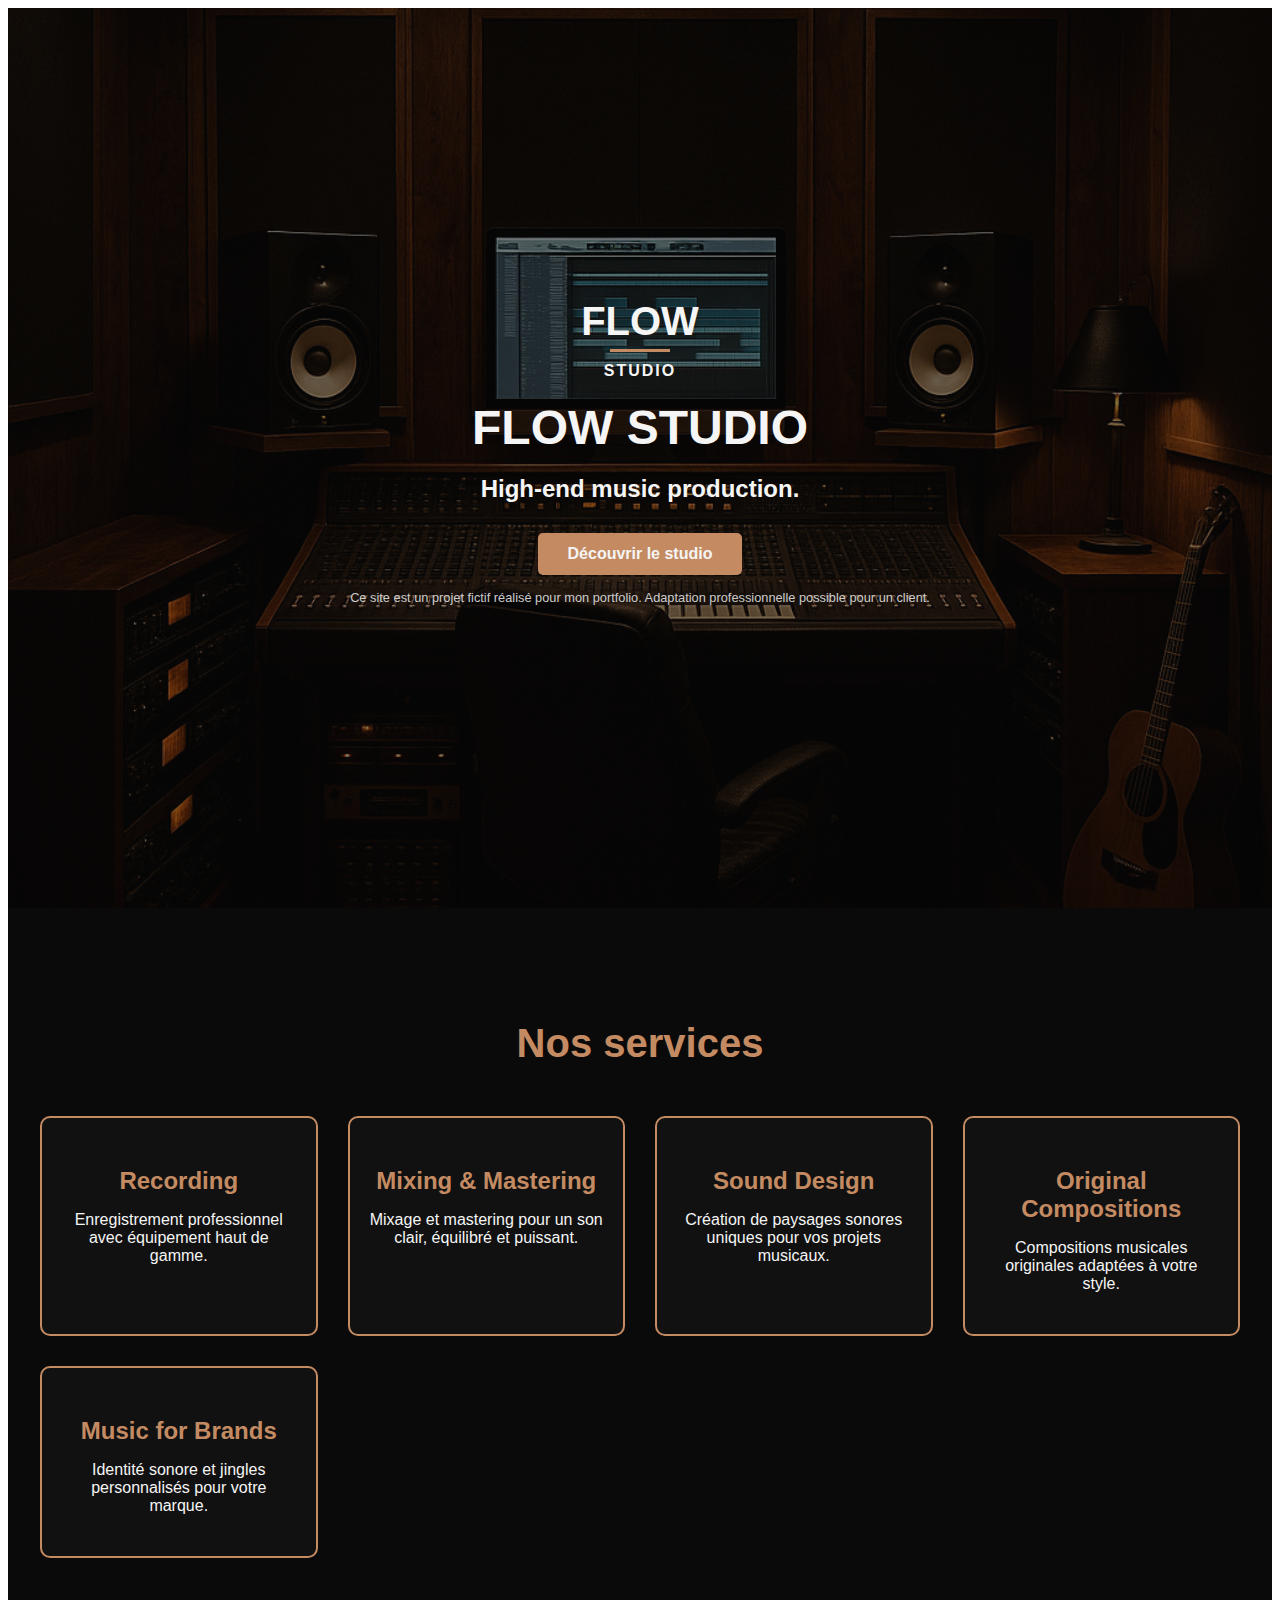
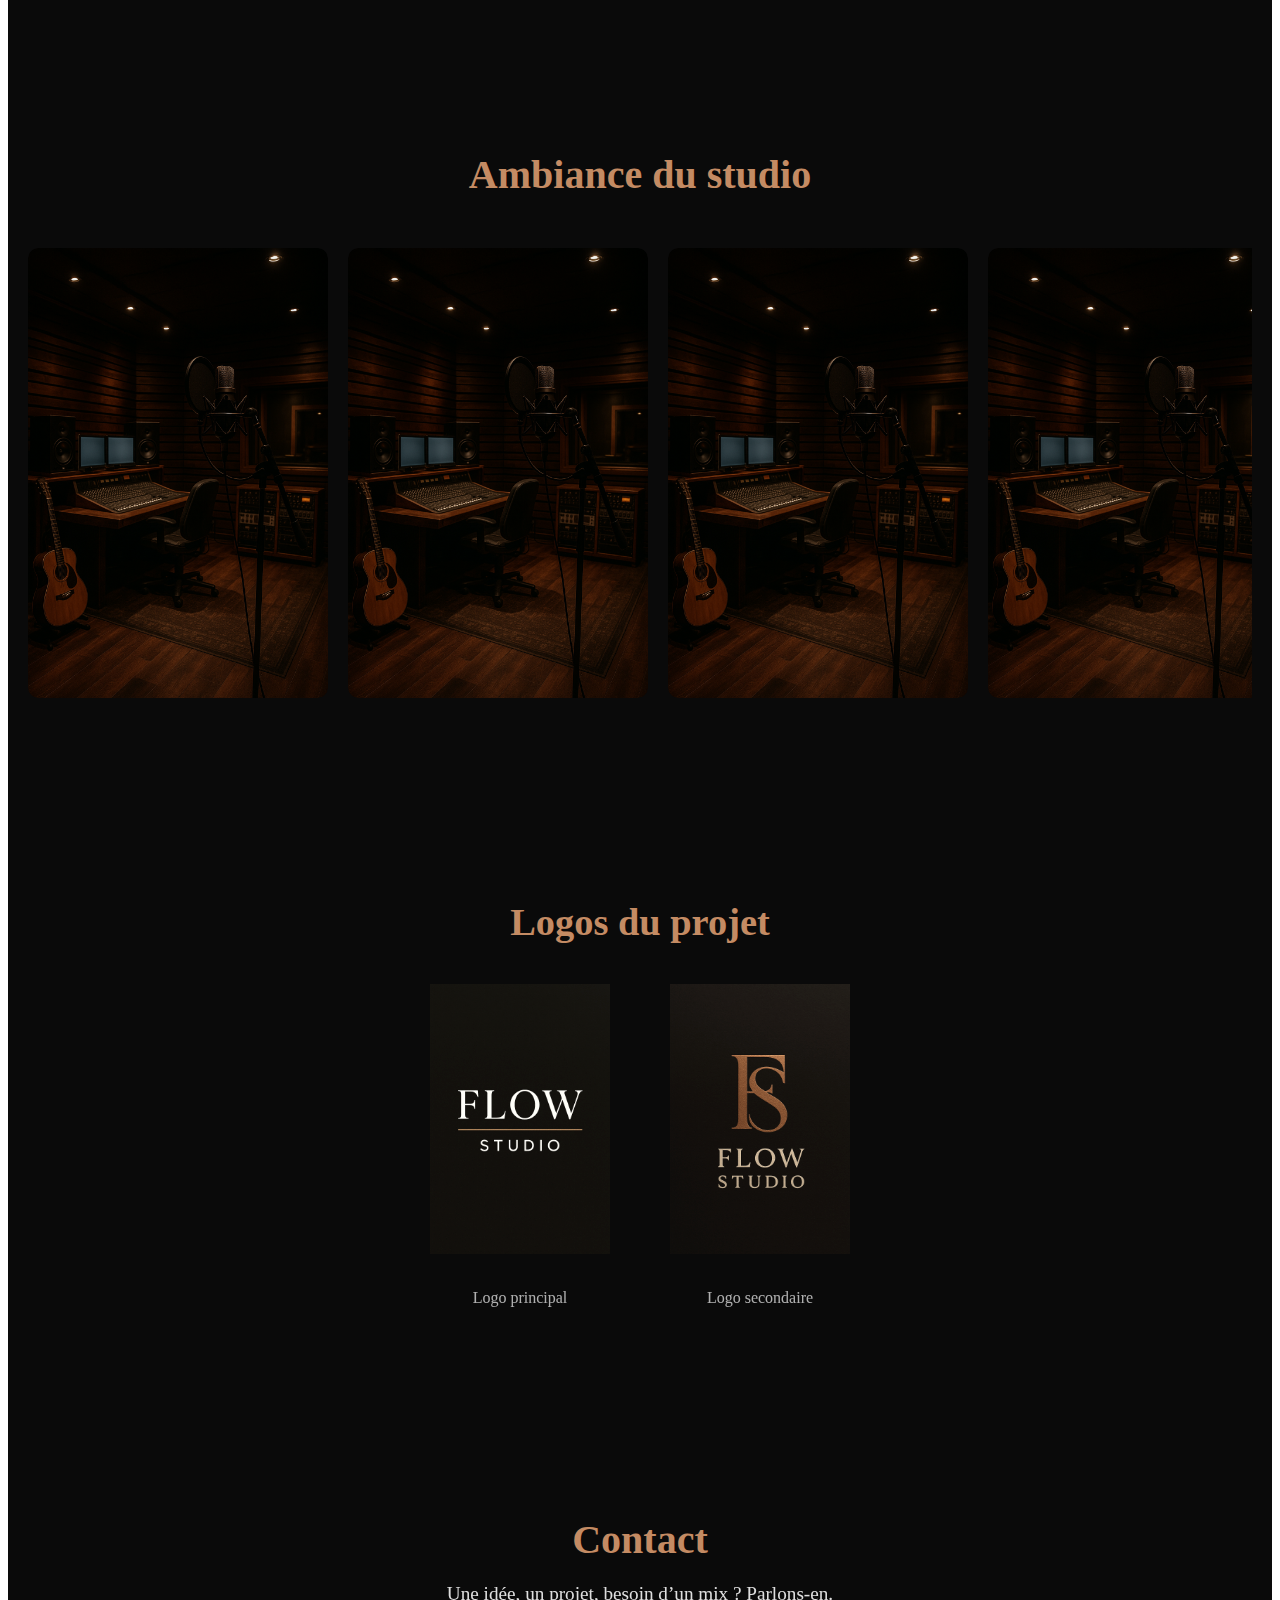
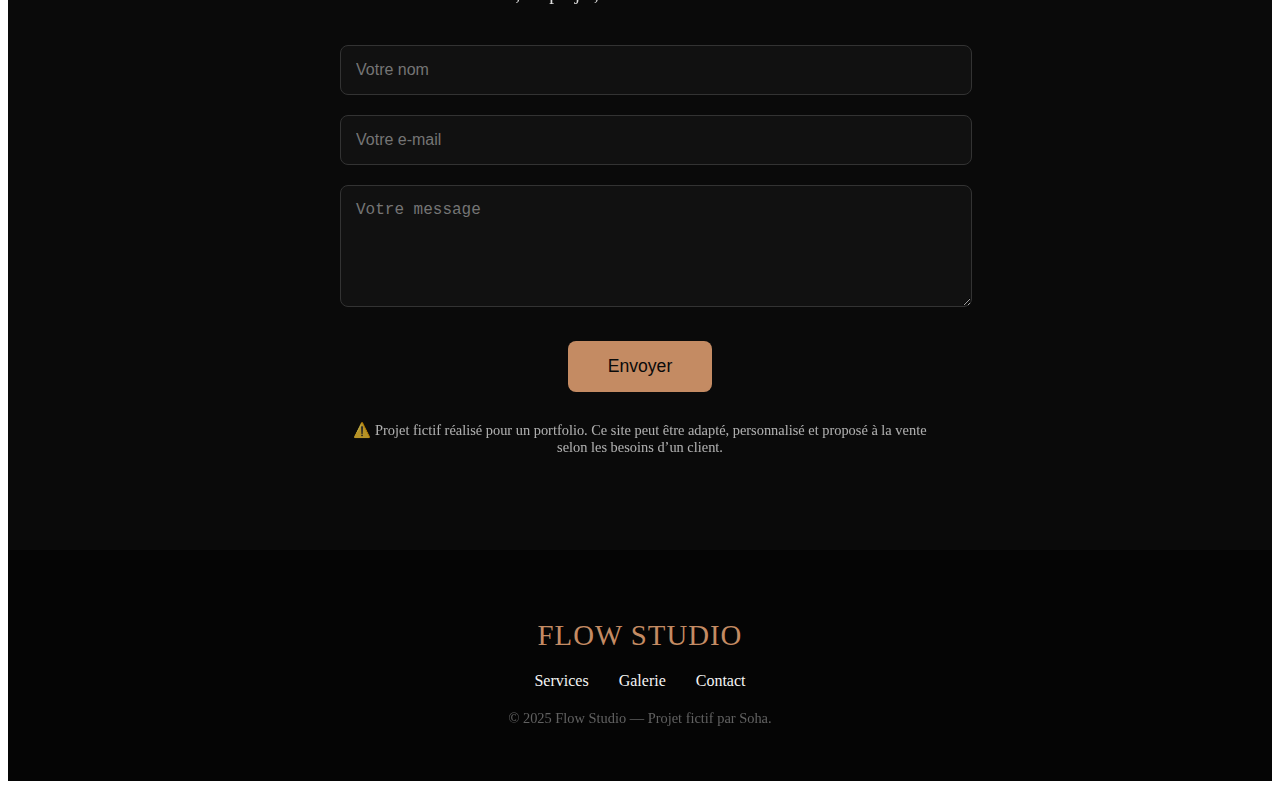
<file: index.html>
<!DOCTYPE html>
<head>
  <meta charset="UTF-8">
  <meta name="viewport" content="width=device-width, initial-scale=1.0">
  <title>Flow Studio</title>
  <!-- Lien vers le CSS externe -->
  <link rel="stylesheet" href="flowstudio.css">
</head>
<body>

  <!-- HEADER FLOW STUDIO -->
  <header class="flow-header">
    <div class="overlay"></div>
    <div class="header-content">
      <!-- Logo principal -->
      <div class="logo">
        <h1>FLOW</h1>
        <span class="line"></span>
        <h2>STUDIO</h2>
      </div>

      <!-- Texte principal -->
      <h1 class="main-title">FLOW STUDIO</h1>
      <h2 class="subtitle">High-end music production.</h2>

      <!-- Call-to-action -->
      <a href="#" class="cta-button">Découvrir le studio</a>

      <!-- Mention fictive -->
      <p class="disclaimer">
        Ce site est un projet fictif réalisé pour mon portfolio. Adaptation professionnelle possible pour un client.
      </p>
    </div>
  </header>

<!-- SECTION SERVICES -->
<section class="services">
  <div class="container">
    <h2 class="section-title">Nos services</h2>
    <div class="service-cards">
      <div class="card">
        <h3>Recording</h3>
        <p>Enregistrement professionnel avec équipement haut de gamme.</p>
      </div>
      <div class="card">
        <h3>Mixing & Mastering</h3>
        <p>Mixage et mastering pour un son clair, équilibré et puissant.</p>
      </div>
      <div class="card">
        <h3>Sound Design</h3>
        <p>Création de paysages sonores uniques pour vos projets musicaux.</p>
      </div>
      <div class="card">
        <h3>Original Compositions</h3>
        <p>Compositions musicales originales adaptées à votre style.</p>
      </div>
      <div class="card">
        <h3>Music for Brands</h3>
        <p>Identité sonore et jingles personnalisés pour votre marque.</p>
      </div>
    </div>
  </div>
</section>

<!-- SECTION GALERIE AMBIANCE -->
<section class="gallery">
  <div class="container">
    <h2 class="gallery-title">Ambiance du studio</h2>
    <div class="gallery-slider">
      <div class="slide">
        <img src="Studio2.png" alt="Studio Flow">
      </div>
      <div class="slide">
        <img src="Studio2.png" alt="Studio Flow">
      </div>
      <div class="slide">
        <img src="Studio2.png" alt="Studio Flow">
      </div>
      <div class="slide">
        <img src="Studio2.png" alt="Studio Flow">
      </div>
      <div class="slide">
        <img src="Studio2.png" alt="Studio Flow">
      </div>
    </div>
  </div>
</section>

<!-- SECTION LOGOS -->
<section class="logos-section">
  <div class="container">
    <h2 class="logos-title">Logos du projet</h2>

    <div class="logos-grid">
      <div class="logo-box">
        <img src="FlowStudio.png" alt="Logo principal Flow Studio">
        <p>Logo principal</p>
      </div>

      <div class="logo-box">
        <img src="FlowStudio_Mini.png" alt="Logo secondaire Flow Studio">
        <p>Logo secondaire</p>
      </div>
    </div>
  </div>
</section>

<!-- SECTION CONTACT -->
<section class="contact" id="contact">
  <div class="container">
    <h2 class="contact-title">Contact</h2>
    <p class="contact-subtitle">Une idée, un projet, besoin d’un mix ? Parlons-en.</p>

    <form class="contact-form">
      <div class="form-group">
        <input type="text" placeholder="Votre nom" required>
      </div>
      <div class="form-group">
        <input type="email" placeholder="Votre e-mail" required>
      </div>
      <div class="form-group">
        <textarea placeholder="Votre message" rows="5" required></textarea>
      </div>

      <button type="submit" class="contact-btn">Envoyer</button>
    </form>

    <p class="fictif">⚠️ Projet fictif réalisé pour un portfolio.  
      Ce site peut être adapté, personnalisé et proposé à la vente selon les besoins d’un client.</p>
  </div>
</section>

<!-- FOOTER -->
<footer class="footer">
  <div class="container footer-content">
    <p class="footer-logo">FLOW STUDIO</p>

    <ul class="footer-links">
      <li><a href="#services">Services</a></li>
      <li><a href="#gallery">Galerie</a></li>
      <li><a href="#contact">Contact</a></li>
    </ul>

    <p class="footer-copy">© 2025 Flow Studio — Projet fictif par Soha.</p>
  </div>
</footer>

</body>
</html>
</file>
<file: flowstudio.css>
/* =================== */
/* HEADER FLOW STUDIO  */
/* =================== */
.flow-header {
  position: relative;
  height: 100vh;
  background: url('Studio1.png') center/cover no-repeat;
  color: #F5F5F5;
  font-family: 'Montserrat', sans-serif;
  display: flex;
  justify-content: center;
  align-items: center;
  text-align: center;
}

.overlay {
  position: absolute;
  inset: 0;
  background: rgba(10,10,10,0.5);
  z-index: 1;
}

.header-content {
  position: relative;
  z-index: 2;
  max-width: 900px;
  padding: 0 20px;
}

.logo h1 {
  font-size: 2.5rem;
  margin: 0;
}

.logo h2 {
  font-size: 1rem;
  margin-top: 0;
  letter-spacing: 2px;
}

.logo .line {
  display: block;
  width: 60px;
  height: 3px;
  background-color: #C48B63;
  margin: 5px auto 10px;
}

.main-title {
  font-size: 3rem;
  margin: 20px 0 10px;
}

.subtitle {
  font-size: 1.5rem;
  margin-bottom: 30px;
}

.cta-button {
  display: inline-block;
  padding: 12px 30px;
  background-color: #C48B63;
  color: #F5F5F5;
  text-decoration: none;
  font-weight: bold;
  border-radius: 5px;
  transition: all 0.3s ease;
}

.cta-button:hover {
  background-color: #F5F5F5;
  color: #C48B63;
  box-shadow: 0 0 15px rgba(196,139,99,0.7);
}

.disclaimer {
  font-size: 0.8rem;
  margin-top: 15px;
  color: #ccc;
}

/* ================ */
/* SECTION SERVICES */
/* ================ */
.services {
  background-color: #0A0A0A;
  color: #F5F5F5;
  padding: 80px 20px;
  font-family: 'Montserrat', sans-serif;
  text-align: center;
}

.services .section-title {
  font-size: 2.5rem;
  margin-bottom: 50px;
  color: #C48B63;
}

.service-cards {
  display: grid;
  grid-template-columns: repeat(auto-fit, minmax(220px, 1fr));
  gap: 30px;
  max-width: 1200px;
  margin: 0 auto;
}

.card {
  background-color: #111;
  border: 2px solid #C48B63;
  padding: 25px 20px;
  border-radius: 10px;
  transition: all 0.3s ease;
}

.card h3 {
  color: #C48B63;
  font-size: 1.5rem;
  margin-bottom: 15px;
}

.card p {
  font-size: 1rem;
  color: #F5F5F5;
}

.card:hover {
  transform: translateY(-5px);
  box-shadow: 0 10px 20px rgba(196,139,99,0.5);
}

/* ======================== */
/* SECTION GALERIE AMBIANCE */
/* ======================== */
.gallery {
  background-color: #0A0A0A;
  color: #F5F5F5;
  padding: 80px 20px;
  text-align: center;
}

.gallery-title {
  font-size: 2.5rem;
  margin-bottom: 50px;
  color: #C48B63;
}

.gallery-slider {
  display: flex;
  overflow-x: auto;
  gap: 20px;
  scroll-snap-type: x mandatory;
  -webkit-overflow-scrolling: touch;
  padding-bottom: 10px;
}

.slide {
  flex: 0 0 auto;
  width: 300px;
  scroll-snap-align: center;
  border-radius: 10px;
  overflow: hidden;
  transition: transform 0.3s ease;
}

.slide img {
  width: 100%;
  display: block;
  border-radius: 10px;
  object-fit: cover;
}

.slide:hover {
  transform: scale(1.05);
  box-shadow: 0 10px 20px rgba(196,139,99,0.5);
}

/* ============= */
/* SECTION LOGOS */
/* ============= */
.logos-section {
  background-color: #0A0A0A;
  color: #F5F5F5;
  padding: 80px 20px;
  text-align: center;
}

.logos-title {
  font-size: 2.4rem;
  color: #C48B63;
  margin-bottom: 40px;
}

.logos-grid {
  display: flex;
  justify-content: center;
  align-items: flex-start;
  gap: 60px;
  flex-wrap: wrap;
}

.logo-box {
  text-align: center;
}

.logo-box img {
  width: 180px;
  height: auto;
  margin-bottom: 15px;
  filter: brightness(1.1);
}

.logo-box p {
  font-size: 1rem;
  opacity: 0.7;
}

/* =============== */
/* SECTION CONTACT */
/* =============== */
.contact {
  background-color: #0A0A0A;
  color: #F5F5F5;
  padding: 80px 20px;
  text-align: center;
}

.contact-title {
  font-size: 2.5rem;
  color: #C48B63;
  margin-bottom: 10px;
}

.contact-subtitle {
  font-size: 1.2rem;
  margin-bottom: 40px;
  opacity: 0.9;
}

.contact-form {
  max-width: 600px;
  margin: 0 auto;
}

.form-group {
  margin-bottom: 20px;
}

.contact-form input,
.contact-form textarea {
  width: 100%;
  padding: 15px;
  background: #111;
  border: 1px solid #333;
  border-radius: 8px;
  color: #F5F5F5;
  font-size: 1rem;
}

.contact-btn {
  background-color: #C48B63;
  color: #0A0A0A;
  padding: 15px 40px;
  border-radius: 8px;
  border: none;
  font-size: 1.1rem;
  cursor: pointer;
  transition: 0.3s ease;
  margin-top: 10px;
}

.contact-btn:hover {
  background-color: #e1a982;
}

.fictif {
  margin-top: 30px;
  font-size: 0.9rem;
  opacity: 0.7;
  max-width: 600px;
  margin-left: auto;
  margin-right: auto;
}

/* ======== */
/*  FOOTER  */
/* ======== */
.footer {
  background-color: #050505;
  padding: 40px 20px;
  color: #888;
  text-align: center;
}

.footer-logo {
  font-size: 1.8rem;
  color: #C48B63;
  margin-bottom: 20px;
  letter-spacing: 1px;
}

.footer-links {
  list-style: none;
  padding: 0;
  margin-bottom: 20px;
  display: flex;
  justify-content: center;
  gap: 30px;
}

.footer-links a {
  color: #F5F5F5;
  text-decoration: none;
  transition: 0.3s ease;
}

.footer-links a:hover {
  color: #C48B63;
}

.footer-copy {
  font-size: 0.9rem;
  opacity: 0.7;
}

/* ========== */
/* RESPONSIVE */
/* ========== */
@media (max-width: 768px) {
  .gallery-title {
    font-size: 2rem;
  }
  .slide {
    width: 80%;
  }
}

@media (max-width: 768px) {
  .services .section-title {
    font-size: 2rem;
  }
  .card h3 {
    font-size: 1.2rem;
  }
  .card p {
    font-size: 0.9rem;
  }
}

@media (max-width: 768px) {
  .main-title {
    font-size: 2rem;
  }
  .subtitle {
    font-size: 1.2rem;
  }
  .logo h1 {
    font-size: 2rem;
  }
}
</file>
